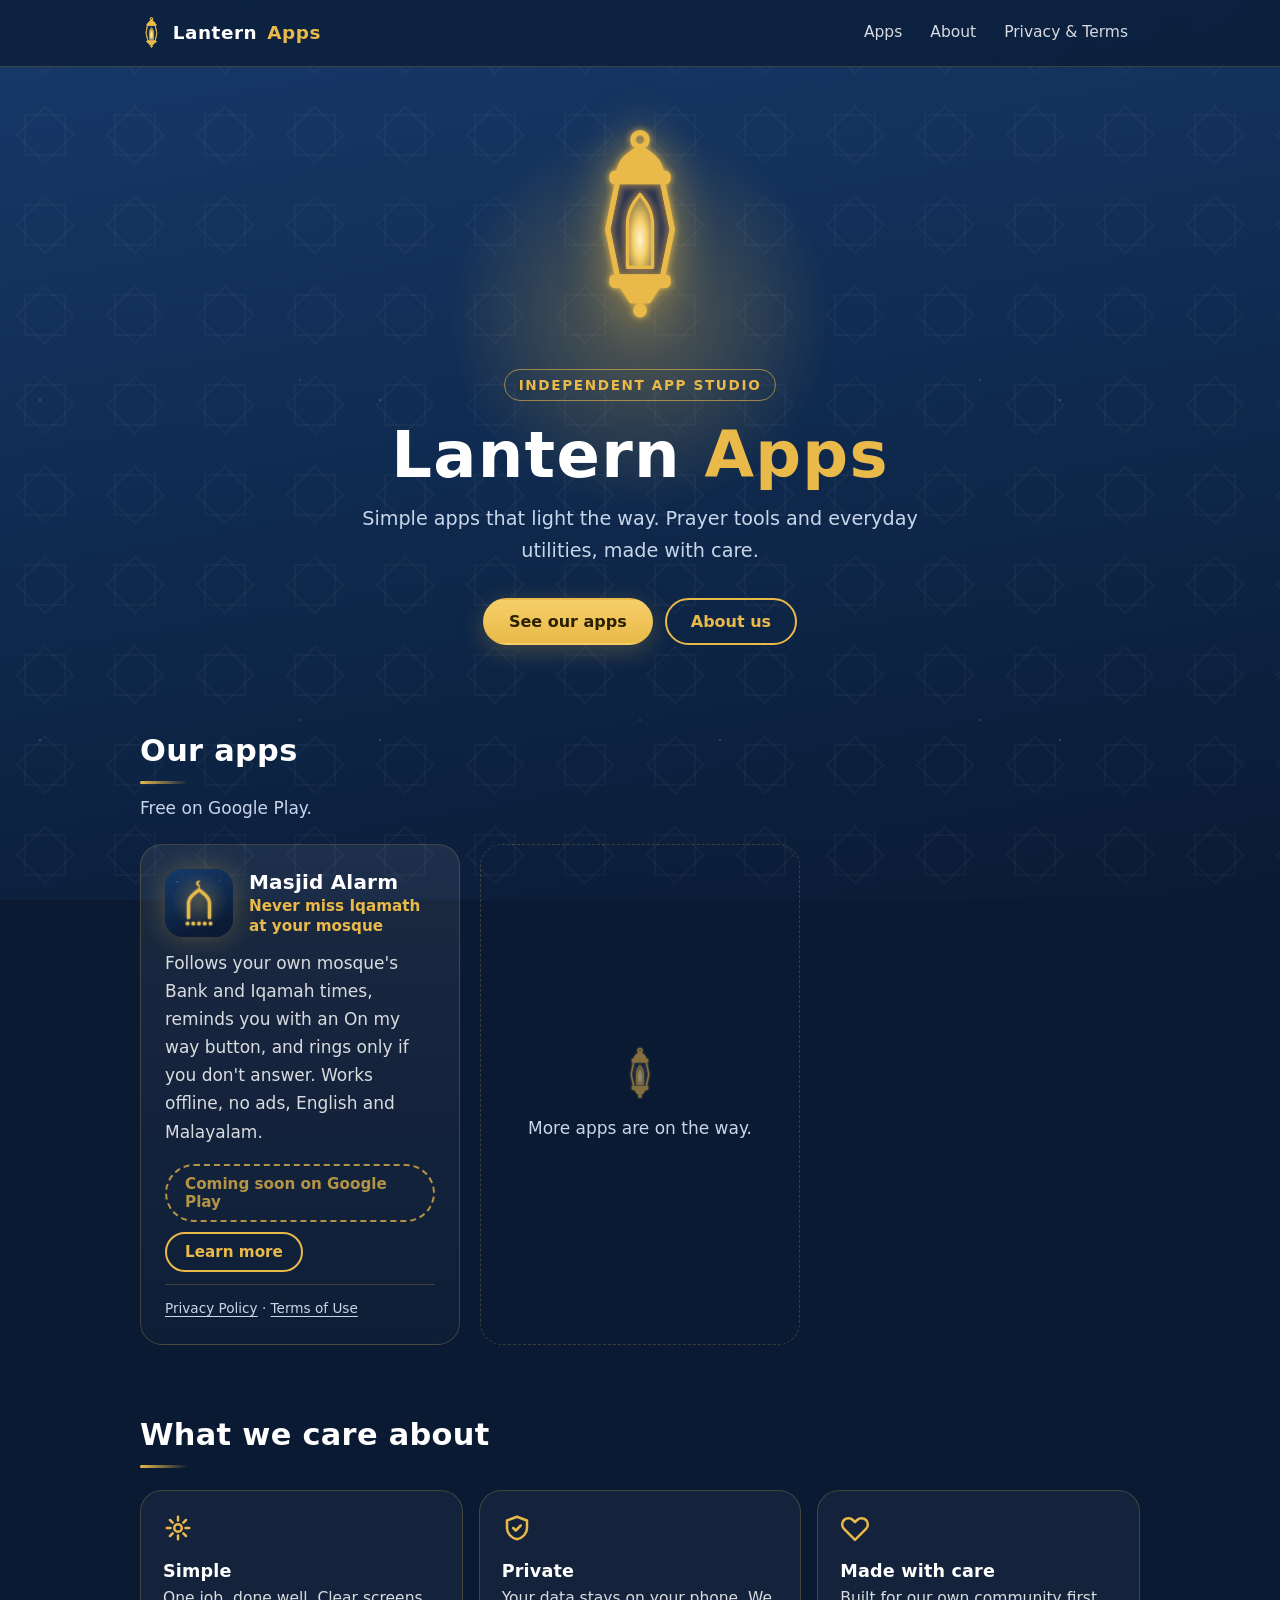
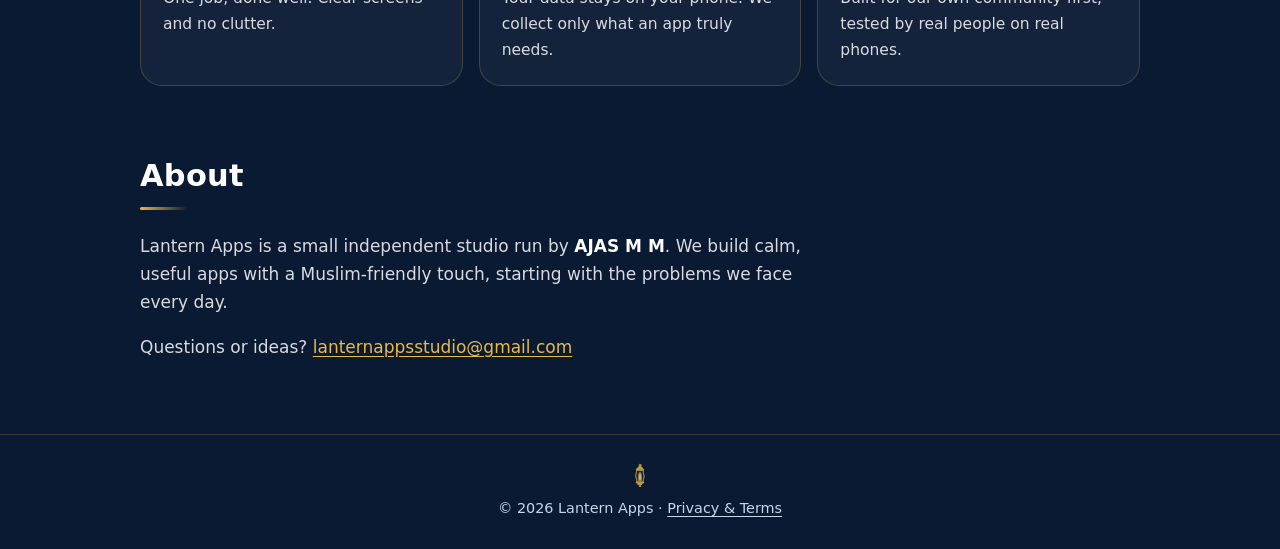
<file: index.html>
<!doctype html>
<html lang="en">
<head>
<meta charset="utf-8">
<meta name="viewport" content="width=device-width, initial-scale=1">
<title>Lantern Apps – simple apps that light the way</title>
<meta name="description" content="Lantern Apps makes simple, useful apps for everyday Muslim life: prayer tools and daily utilities, made with care.">
<meta name="theme-color" content="#0F2A4F">
<link rel="stylesheet" href="style.css">
<link rel="icon" href="assets/lantern.svg" type="image/svg+xml">
<link rel="apple-touch-icon" href="assets/apple-touch-icon.png">
</head>
<body>
<div class="bar">
  <a class="brand" href="./"><img src="assets/lantern.svg" alt="" width="23" height="34"> Lantern <b>Apps</b></a>
  <nav><a href="#apps">Apps</a><a href="#about">About</a><a href="legal.html">Privacy &amp; Terms</a></nav>
</div>

<div class="wrap">
  <section class="hero">
    <img class="lamp" src="assets/lantern.svg" alt="Lantern Apps logo: a glowing gold lantern" width="140" height="210" fetchpriority="high">
    <br><span class="eyebrow">Independent app studio</span>
    <h1>Lantern <b>Apps</b></h1>
    <p>Simple apps that light the way. Prayer tools and everyday utilities, made with care.</p>
    <div class="cta"><a class="btn solid" href="#apps">See our apps</a><a class="btn" href="#about">About us</a></div>
  </section>

  <section class="block" id="apps">
    <div class="head"><h2>Our apps</h2><p>Free on Google Play.</p></div>
    <div class="grid" id="grid">
      <noscript><p><a href="masjid-alarm/">Masjid Alarm</a>: never miss Iqamath at your mosque.</p></noscript>
    </div>
  </section>

  <section class="block">
    <div class="head"><h2>What we care about</h2></div>
    <div class="values">
      <div class="value">
        <svg viewBox="0 0 24 24" fill="none" stroke="currentColor" stroke-width="2" stroke-linecap="round" stroke-linejoin="round" aria-hidden="true"><path d="M12 3v3M12 18v3M3 12h3M18 12h3M5.6 5.6l2.1 2.1M16.3 16.3l2.1 2.1M5.6 18.4l2.1-2.1M16.3 7.7l2.1-2.1"/><circle cx="12" cy="12" r="3"/></svg>
        <h3>Simple</h3><p>One job, done well. Clear screens and no clutter.</p>
      </div>
      <div class="value">
        <svg viewBox="0 0 24 24" fill="none" stroke="currentColor" stroke-width="2" stroke-linecap="round" stroke-linejoin="round" aria-hidden="true"><path d="M12 3l8 3v6c0 4.5-3.4 8-8 9-4.6-1-8-4.5-8-9V6l8-3z"/><path d="M9 12l2 2 4-4"/></svg>
        <h3>Private</h3><p>Your data stays on your phone. We collect only what an app truly needs.</p>
      </div>
      <div class="value">
        <svg viewBox="0 0 24 24" fill="none" stroke="currentColor" stroke-width="2" stroke-linecap="round" stroke-linejoin="round" aria-hidden="true"><path d="M20.8 5.6a5 5 0 0 0-7.1 0L12 7.3l-1.7-1.7a5 5 0 0 0-7.1 7.1L12 21.5l8.8-8.8a5 5 0 0 0 0-7.1z"/></svg>
        <h3>Made with care</h3><p>Built for our own community first, tested by real people on real phones.</p>
      </div>
    </div>
  </section>

  <section class="block about" id="about">
    <div class="head"><h2>About</h2></div>
    <p>Lantern Apps is a small independent studio run by <b>AJAS M M</b>. We build calm, useful apps with a Muslim-friendly touch, starting with the problems we face every day.</p>
    <p>Questions or ideas? <a href="mailto:lanternappsstudio@gmail.com">lanternappsstudio@gmail.com</a></p>
  </section>
</div>

<footer><img src="assets/lantern.svg" alt="" width="17" height="26">© <span id="year">2026</span> Lantern Apps · <a href="legal.html">Privacy &amp; Terms</a></footer>

<script src="apps.js"></script>
<script>
  const card = a => `
    <article class="card app">
      <div class="top"><img src="${a.icon}" alt="" width="68" height="68" loading="lazy"><div><h3>${a.name}</h3><p>${a.tagline}</p></div></div>
      <p>${a.blurb}</p>
      <div class="row">
        ${a.play ? `<a class="btn solid" href="${a.play}">Get it on Google Play</a>` : `<span class="btn off">Coming soon on Google Play</span>`}
        <a class="btn" href="${a.slug}/">Learn more</a>
      </div>
      <div class="legal"><a href="${a.slug}/privacy.html">Privacy Policy</a> · <a href="${a.slug}/terms.html">Terms of Use</a></div>
    </article>`;
  document.getElementById('grid').innerHTML = APPS.map(card).join('') +
    '<div class="card more"><img src="assets/lantern.svg" alt="" width="37" height="56"><p>More apps are on the way.</p></div>';
  document.getElementById('year').textContent = new Date().getFullYear();
</script>
</body>
</html>
</file>
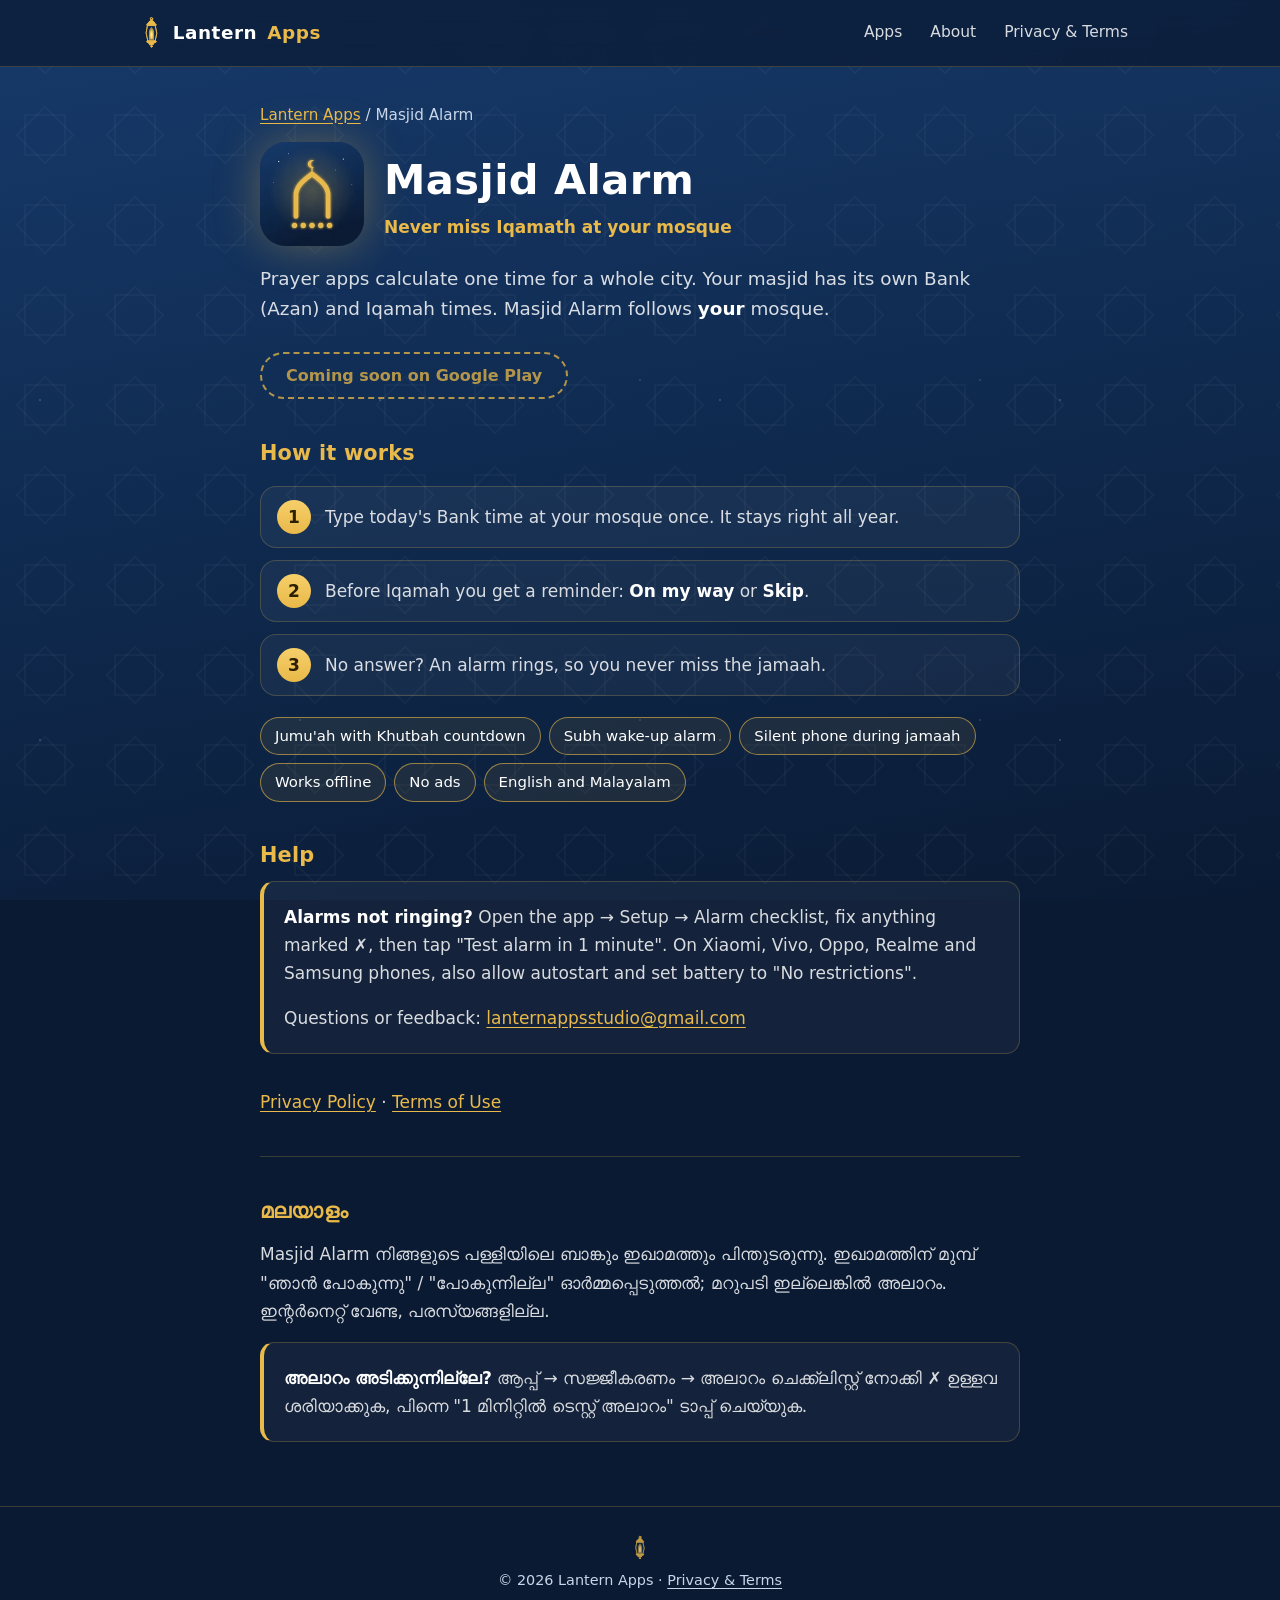
<file: masjid-alarm/index.html>
<!doctype html>
<html lang="en">
<head>
<meta charset="utf-8">
<meta name="viewport" content="width=device-width, initial-scale=1">
<title>Masjid Alarm – your mosque's Bank &amp; Iqamah alarm</title>
<meta name="description" content="Masjid Alarm follows your own mosque's Azan (Bank) and Iqamah times, reminds you before Iqamah with an On my way button, and rings only if you don't answer. Offline, no ads, English and Malayalam.">
<meta name="theme-color" content="#0F2A4F">
<link rel="stylesheet" href="../style.css">
<link rel="icon" href="icon-192.webp" type="image/webp">
<link rel="apple-touch-icon" href="../assets/apple-touch-icon.png">
</head>
<body>
<div class="bar">
  <a class="brand" href="../"><img src="../assets/lantern.svg" alt="" width="23" height="34"> Lantern <b>Apps</b></a>
  <nav><a href="../#apps">Apps</a><a href="../#about">About</a><a href="../legal.html">Privacy &amp; Terms</a></nav>
</div>
<main>
  <p class="back"><a href="../">Lantern Apps</a> / Masjid Alarm</p>
  <header>
    <img src="icon-192.webp" alt="" width="104" height="104" fetchpriority="high">
    <div>
      <h1>Masjid Alarm</h1>
      <p class="tag">Never miss Iqamath at your mosque</p>
    </div>
  </header>

  <p class="lead">Prayer apps calculate one time for a whole city. Your masjid has its own Bank (Azan) and Iqamah times. Masjid Alarm follows <b>your</b> mosque.</p>

  <p class="cta" id="cta"><a class="btn solid" href="https://play.google.com/store/apps/details?id=com.lanternapps.masjidalarm">Get it on Google Play</a></p>

  <h2>How it works</h2>
  <ol class="steps">
    <li>Type today's Bank time at your mosque once. It stays right all year.</li>
    <li>Before Iqamah you get a reminder: <b>On my way</b> or <b>Skip</b>.</li>
    <li>No answer? An alarm rings, so you never miss the jamaah.</li>
  </ol>

  <ul class="chips">
    <li>Jumu'ah with Khutbah countdown</li>
    <li>Subh wake-up alarm</li>
    <li>Silent phone during jamaah</li>
    <li>Works offline</li>
    <li>No ads</li>
    <li>English and Malayalam</li>
  </ul>

  <h2>Help</h2>
  <div class="note">
    <p><b>Alarms not ringing?</b> Open the app → Setup → Alarm checklist, fix anything marked ✗, then tap "Test alarm in 1 minute". On Xiaomi, Vivo, Oppo, Realme and Samsung phones, also allow autostart and set battery to "No restrictions".</p>
    <p>Questions or feedback: <a href="mailto:lanternappsstudio@gmail.com">lanternappsstudio@gmail.com</a></p>
  </div>

  <p class="links"><a href="privacy.html">Privacy Policy</a> · <a href="terms.html">Terms of Use</a></p>

  <hr>
  <section lang="ml">
    <h2>മലയാളം</h2>
    <p>Masjid Alarm നിങ്ങളുടെ പള്ളിയിലെ ബാങ്കും ഇഖാമത്തും പിന്തുടരുന്നു. ഇഖാമത്തിന് മുമ്പ് "ഞാൻ പോകുന്നു" / "പോകുന്നില്ല" ഓർമ്മപ്പെടുത്തൽ; മറുപടി ഇല്ലെങ്കിൽ അലാറം. ഇന്റർനെറ്റ് വേണ്ട, പരസ്യങ്ങളില്ല.</p>
    <div class="note"><p><b>അലാറം അടിക്കുന്നില്ലേ?</b> ആപ്പ് → സജ്ജീകരണം → അലാറം ചെക്ക്‌ലിസ്റ്റ് നോക്കി ✗ ഉള്ളവ ശരിയാക്കുക, പിന്നെ "1 മിനിറ്റിൽ ടെസ്റ്റ് അലാറം" ടാപ്പ് ചെയ്യുക.</p></div>
  </section>
</main>
<footer><img src="../assets/lantern.svg" alt="" width="17" height="26">© <span id="year">2026</span> Lantern Apps · <a href="../legal.html">Privacy &amp; Terms</a></footer>
<script src="../apps.js"></script>
<script>
  // The Play button follows apps.js: no link there yet means the app is not live.
  const app = APPS.find(a => a.slug === 'masjid-alarm');
  document.getElementById('cta').innerHTML = app.play
    ? `<a class="btn solid" href="${app.play}">Get it on Google Play</a>`
    : '<span class="btn off">Coming soon on Google Play</span>';
  document.getElementById('year').textContent = new Date().getFullYear();
</script>
</body>
</html>
</file>
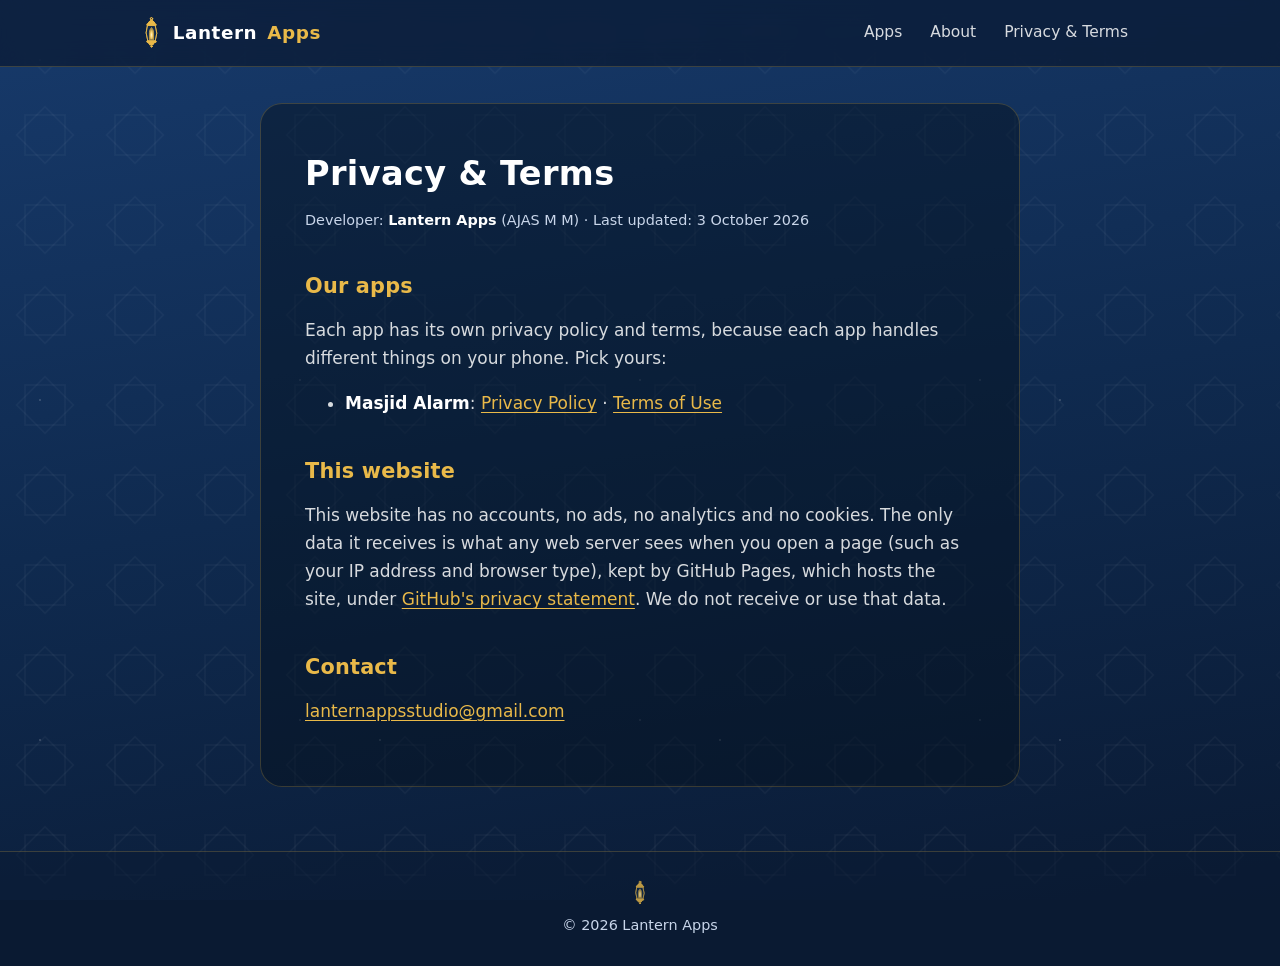
<file: legal.html>
<!doctype html>
<html lang="en">
<head>
<meta charset="utf-8">
<meta name="viewport" content="width=device-width, initial-scale=1">
<title>Privacy &amp; Terms – Lantern Apps</title>
<link rel="stylesheet" href="style.css">
<meta name="theme-color" content="#0F2A4F">
<link rel="icon" href="assets/lantern.svg" type="image/svg+xml">
<link rel="apple-touch-icon" href="assets/apple-touch-icon.png">
</head>
<body>
<div class="bar">
  <a class="brand" href="./"><img src="assets/lantern.svg" alt="" width="23" height="34"> Lantern <b>Apps</b></a>
  <nav><a href="./#apps">Apps</a><a href="./#about">About</a><a href="legal.html">Privacy &amp; Terms</a></nav>
</div>
<main class="doc"><article>
  <h1>Privacy &amp; Terms</h1>
  <p class="meta">Developer: <b>Lantern Apps</b> (AJAS M M) · Last updated: 3 October 2026</p>

  <h2>Our apps</h2>
  <p>Each app has its own privacy policy and terms, because each app handles different things on your phone. Pick yours:</p>
  <ul id="list"><li><a href="masjid-alarm/privacy.html">Masjid Alarm</a>: <a href="masjid-alarm/privacy.html">Privacy Policy</a> · <a href="masjid-alarm/terms.html">Terms of Use</a></li></ul>

  <h2>This website</h2>
  <p>This website has no accounts, no ads, no analytics and no cookies. The only data it receives is what any web server sees when you open a page (such as your IP address and browser type), kept by GitHub Pages, which hosts the site, under <a href="https://docs.github.com/en/site-policy/privacy-policies/github-general-privacy-statement">GitHub's privacy statement</a>. We do not receive or use that data.</p>

  <h2>Contact</h2>
  <p><a href="mailto:lanternappsstudio@gmail.com">lanternappsstudio@gmail.com</a></p>
</article></main>
<footer><img src="assets/lantern.svg" alt="" width="17" height="26">© <span id="year">2026</span> Lantern Apps</footer>
<script src="apps.js"></script>
<script>
  document.getElementById('list').innerHTML = APPS.map(a =>
    `<li><b>${a.name}</b>: <a href="${a.slug}/privacy.html">Privacy Policy</a> · <a href="${a.slug}/terms.html">Terms of Use</a></li>`).join('');
  document.getElementById('year').textContent = new Date().getFullYear();
</script>
</body>
</html>
</file>
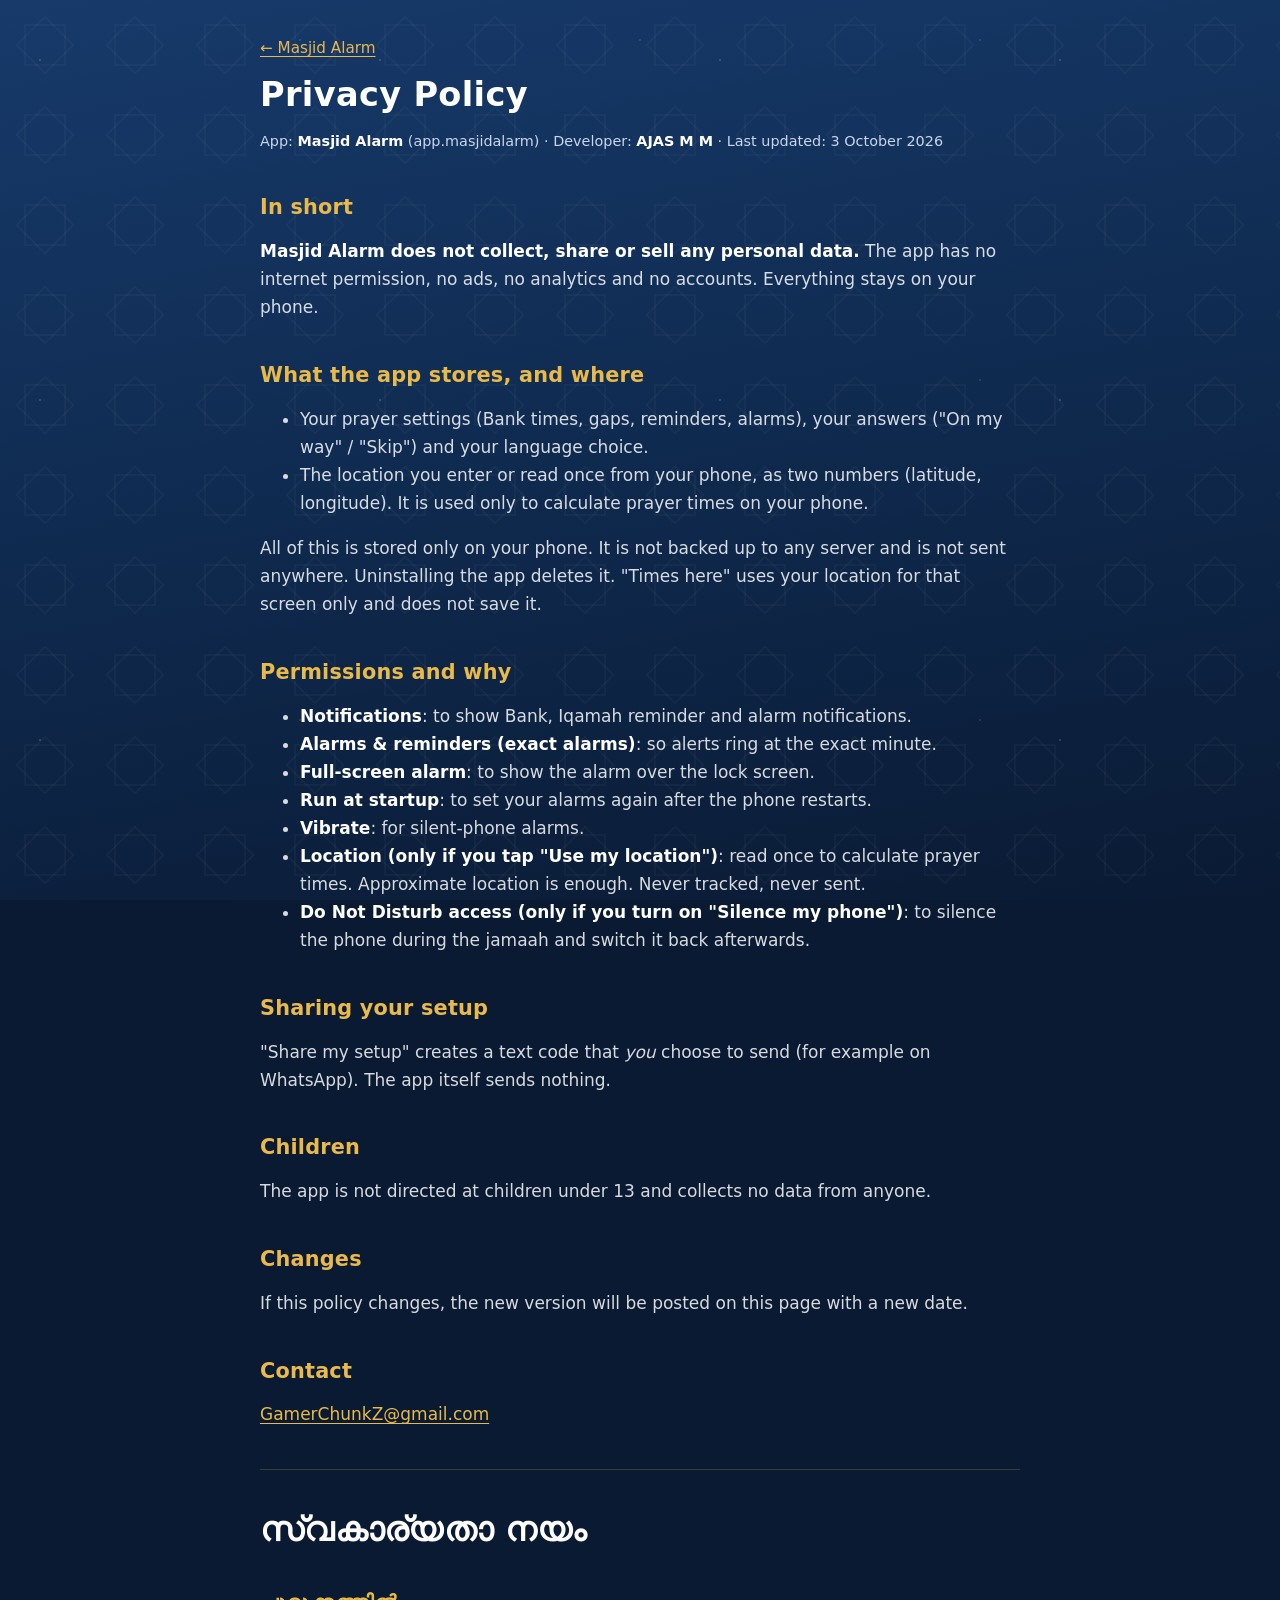
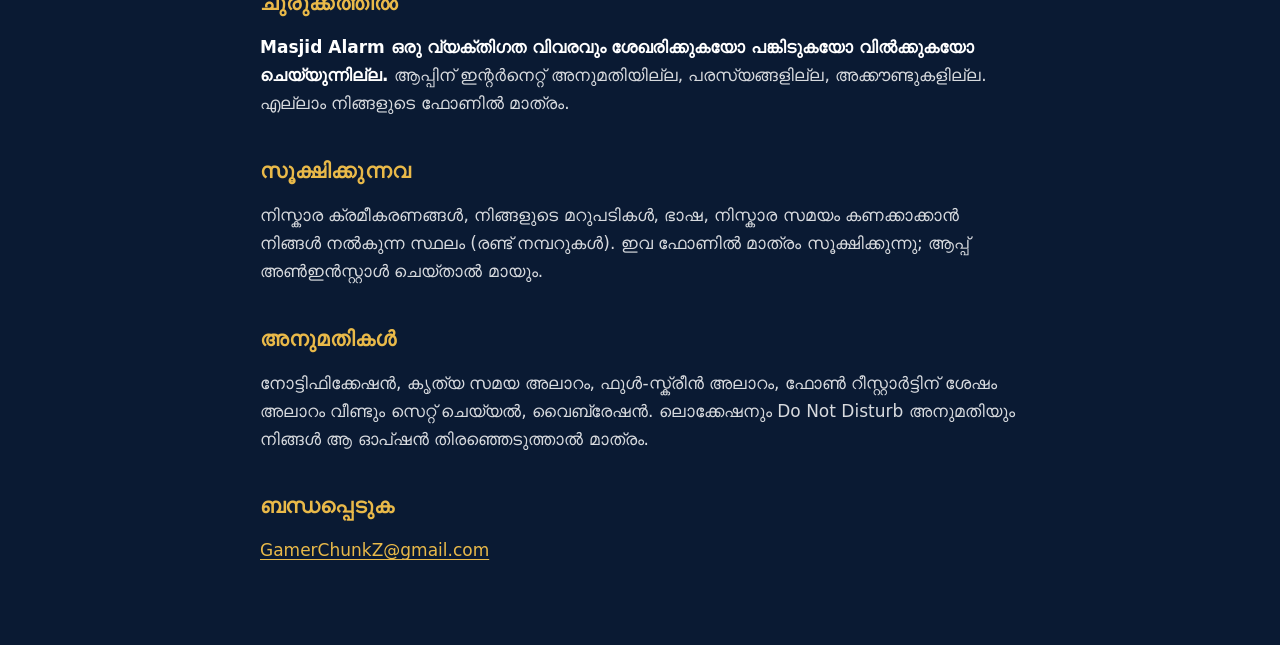
<file: privacy.html>
<!doctype html>
<html lang="en">
<head>
<meta charset="utf-8">
<meta name="viewport" content="width=device-width, initial-scale=1">
<title>Privacy Policy – Masjid Alarm</title>
<link rel="stylesheet" href="style.css">
</head>
<body>
<main>
  <p class="back"><a href="index.html">← Masjid Alarm</a></p>
  <h1>Privacy Policy</h1>
  <p class="meta">App: <b>Masjid Alarm</b> (app.masjidalarm) · Developer: <b>AJAS M M</b> · Last updated: 3 October 2026</p>

  <h2>In short</h2>
  <p><b>Masjid Alarm does not collect, share or sell any personal data.</b> The app has no internet permission, no ads, no analytics and no accounts. Everything stays on your phone.</p>

  <h2>What the app stores, and where</h2>
  <ul>
    <li>Your prayer settings (Bank times, gaps, reminders, alarms), your answers ("On my way" / "Skip") and your language choice.</li>
    <li>The location you enter or read once from your phone, as two numbers (latitude, longitude). It is used only to calculate prayer times on your phone.</li>
  </ul>
  <p>All of this is stored only on your phone. It is not backed up to any server and is not sent anywhere. Uninstalling the app deletes it. "Times here" uses your location for that screen only and does not save it.</p>

  <h2>Permissions and why</h2>
  <ul>
    <li><b>Notifications</b>: to show Bank, Iqamah reminder and alarm notifications.</li>
    <li><b>Alarms &amp; reminders (exact alarms)</b>: so alerts ring at the exact minute.</li>
    <li><b>Full-screen alarm</b>: to show the alarm over the lock screen.</li>
    <li><b>Run at startup</b>: to set your alarms again after the phone restarts.</li>
    <li><b>Vibrate</b>: for silent-phone alarms.</li>
    <li><b>Location (only if you tap "Use my location")</b>: read once to calculate prayer times. Approximate location is enough. Never tracked, never sent.</li>
    <li><b>Do Not Disturb access (only if you turn on "Silence my phone")</b>: to silence the phone during the jamaah and switch it back afterwards.</li>
  </ul>

  <h2>Sharing your setup</h2>
  <p>"Share my setup" creates a text code that <i>you</i> choose to send (for example on WhatsApp). The app itself sends nothing.</p>

  <h2>Children</h2>
  <p>The app is not directed at children under 13 and collects no data from anyone.</p>

  <h2>Changes</h2>
  <p>If this policy changes, the new version will be posted on this page with a new date.</p>

  <h2>Contact</h2>
  <p><a href="mailto:GamerChunkZ@gmail.com">GamerChunkZ@gmail.com</a></p>

  <hr>
  <section lang="ml">
  <h1>സ്വകാര്യതാ നയം</h1>
  <h2>ചുരുക്കത്തിൽ</h2>
  <p><b>Masjid Alarm ഒരു വ്യക്തിഗത വിവരവും ശേഖരിക്കുകയോ പങ്കിടുകയോ വിൽക്കുകയോ ചെയ്യുന്നില്ല.</b> ആപ്പിന് ഇന്റർനെറ്റ് അനുമതിയില്ല, പരസ്യങ്ങളില്ല, അക്കൗണ്ടുകളില്ല. എല്ലാം നിങ്ങളുടെ ഫോണിൽ മാത്രം.</p>
  <h2>സൂക്ഷിക്കുന്നവ</h2>
  <p>നിസ്കാര ക്രമീകരണങ്ങൾ, നിങ്ങളുടെ മറുപടികൾ, ഭാഷ, നിസ്കാര സമയം കണക്കാക്കാൻ നിങ്ങൾ നൽകുന്ന സ്ഥലം (രണ്ട് നമ്പറുകൾ). ഇവ ഫോണിൽ മാത്രം സൂക്ഷിക്കുന്നു; ആപ്പ് അൺഇൻസ്റ്റാൾ ചെയ്താൽ മായും.</p>
  <h2>അനുമതികൾ</h2>
  <p>നോട്ടിഫിക്കേഷൻ, കൃത്യ സമയ അലാറം, ഫുൾ-സ്ക്രീൻ അലാറം, ഫോൺ റീസ്റ്റാർട്ടിന് ശേഷം അലാറം വീണ്ടും സെറ്റ് ചെയ്യൽ, വൈബ്രേഷൻ. ലൊക്കേഷനും Do Not Disturb അനുമതിയും നിങ്ങൾ ആ ഓപ്ഷൻ തിരഞ്ഞെടുത്താൽ മാത്രം.</p>
  <h2>ബന്ധപ്പെടുക</h2>
  <p><a href="mailto:GamerChunkZ@gmail.com">GamerChunkZ@gmail.com</a></p>
  </section>
</main>
</body>
</html>
</file>
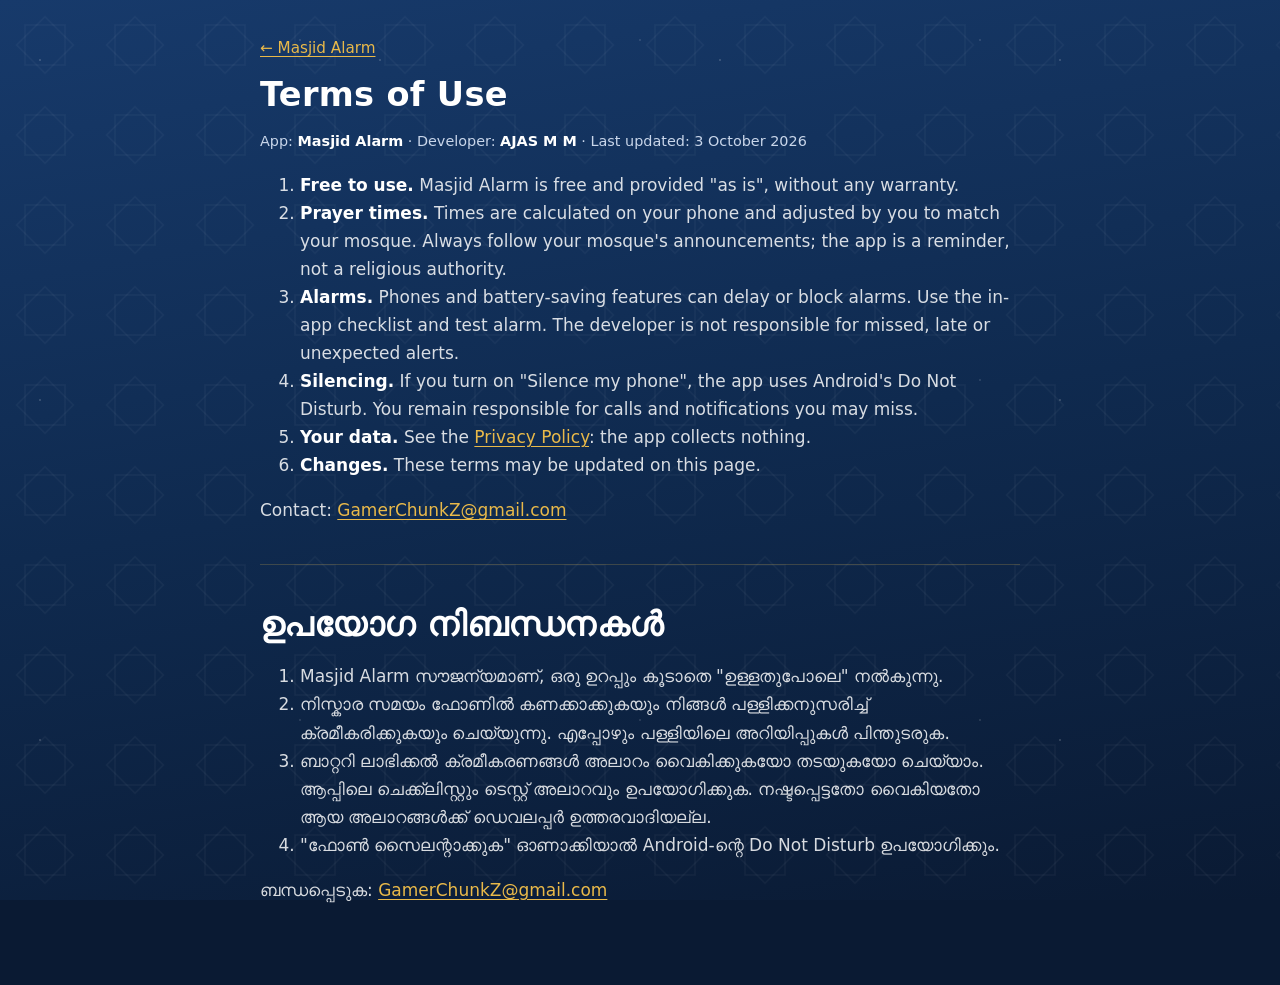
<file: terms.html>
<!doctype html>
<html lang="en">
<head>
<meta charset="utf-8">
<meta name="viewport" content="width=device-width, initial-scale=1">
<title>Terms of Use – Masjid Alarm</title>
<link rel="stylesheet" href="style.css">
</head>
<body>
<main>
  <p class="back"><a href="index.html">← Masjid Alarm</a></p>
  <h1>Terms of Use</h1>
  <p class="meta">App: <b>Masjid Alarm</b> · Developer: <b>AJAS M M</b> · Last updated: 3 October 2026</p>

  <ol>
    <li><b>Free to use.</b> Masjid Alarm is free and provided "as is", without any warranty.</li>
    <li><b>Prayer times.</b> Times are calculated on your phone and adjusted by you to match your mosque. Always follow your mosque's announcements; the app is a reminder, not a religious authority.</li>
    <li><b>Alarms.</b> Phones and battery-saving features can delay or block alarms. Use the in-app checklist and test alarm. The developer is not responsible for missed, late or unexpected alerts.</li>
    <li><b>Silencing.</b> If you turn on "Silence my phone", the app uses Android's Do Not Disturb. You remain responsible for calls and notifications you may miss.</li>
    <li><b>Your data.</b> See the <a href="privacy.html">Privacy Policy</a>: the app collects nothing.</li>
    <li><b>Changes.</b> These terms may be updated on this page.</li>
  </ol>
  <p>Contact: <a href="mailto:GamerChunkZ@gmail.com">GamerChunkZ@gmail.com</a></p>

  <hr>
  <section lang="ml">
  <h1>ഉപയോഗ നിബന്ധനകൾ</h1>
  <ol>
    <li>Masjid Alarm സൗജന്യമാണ്, ഒരു ഉറപ്പും കൂടാതെ "ഉള്ളതുപോലെ" നൽകുന്നു.</li>
    <li>നിസ്കാര സമയം ഫോണിൽ കണക്കാക്കുകയും നിങ്ങൾ പള്ളിക്കനുസരിച്ച് ക്രമീകരിക്കുകയും ചെയ്യുന്നു. എപ്പോഴും പള്ളിയിലെ അറിയിപ്പുകൾ പിന്തുടരുക.</li>
    <li>ബാറ്ററി ലാഭിക്കൽ ക്രമീകരണങ്ങൾ അലാറം വൈകിക്കുകയോ തടയുകയോ ചെയ്യാം. ആപ്പിലെ ചെക്ക്‌ലിസ്റ്റും ടെസ്റ്റ് അലാറവും ഉപയോഗിക്കുക. നഷ്ടപ്പെട്ടതോ വൈകിയതോ ആയ അലാറങ്ങൾക്ക് ഡെവലപ്പർ ഉത്തരവാദിയല്ല.</li>
    <li>"ഫോൺ സൈലന്റാക്കുക" ഓണാക്കിയാൽ Android-ന്റെ Do Not Disturb ഉപയോഗിക്കും.</li>
  </ol>
  <p>ബന്ധപ്പെടുക: <a href="mailto:GamerChunkZ@gmail.com">GamerChunkZ@gmail.com</a></p>
  </section>
</main>
</body>
</html>
</file>
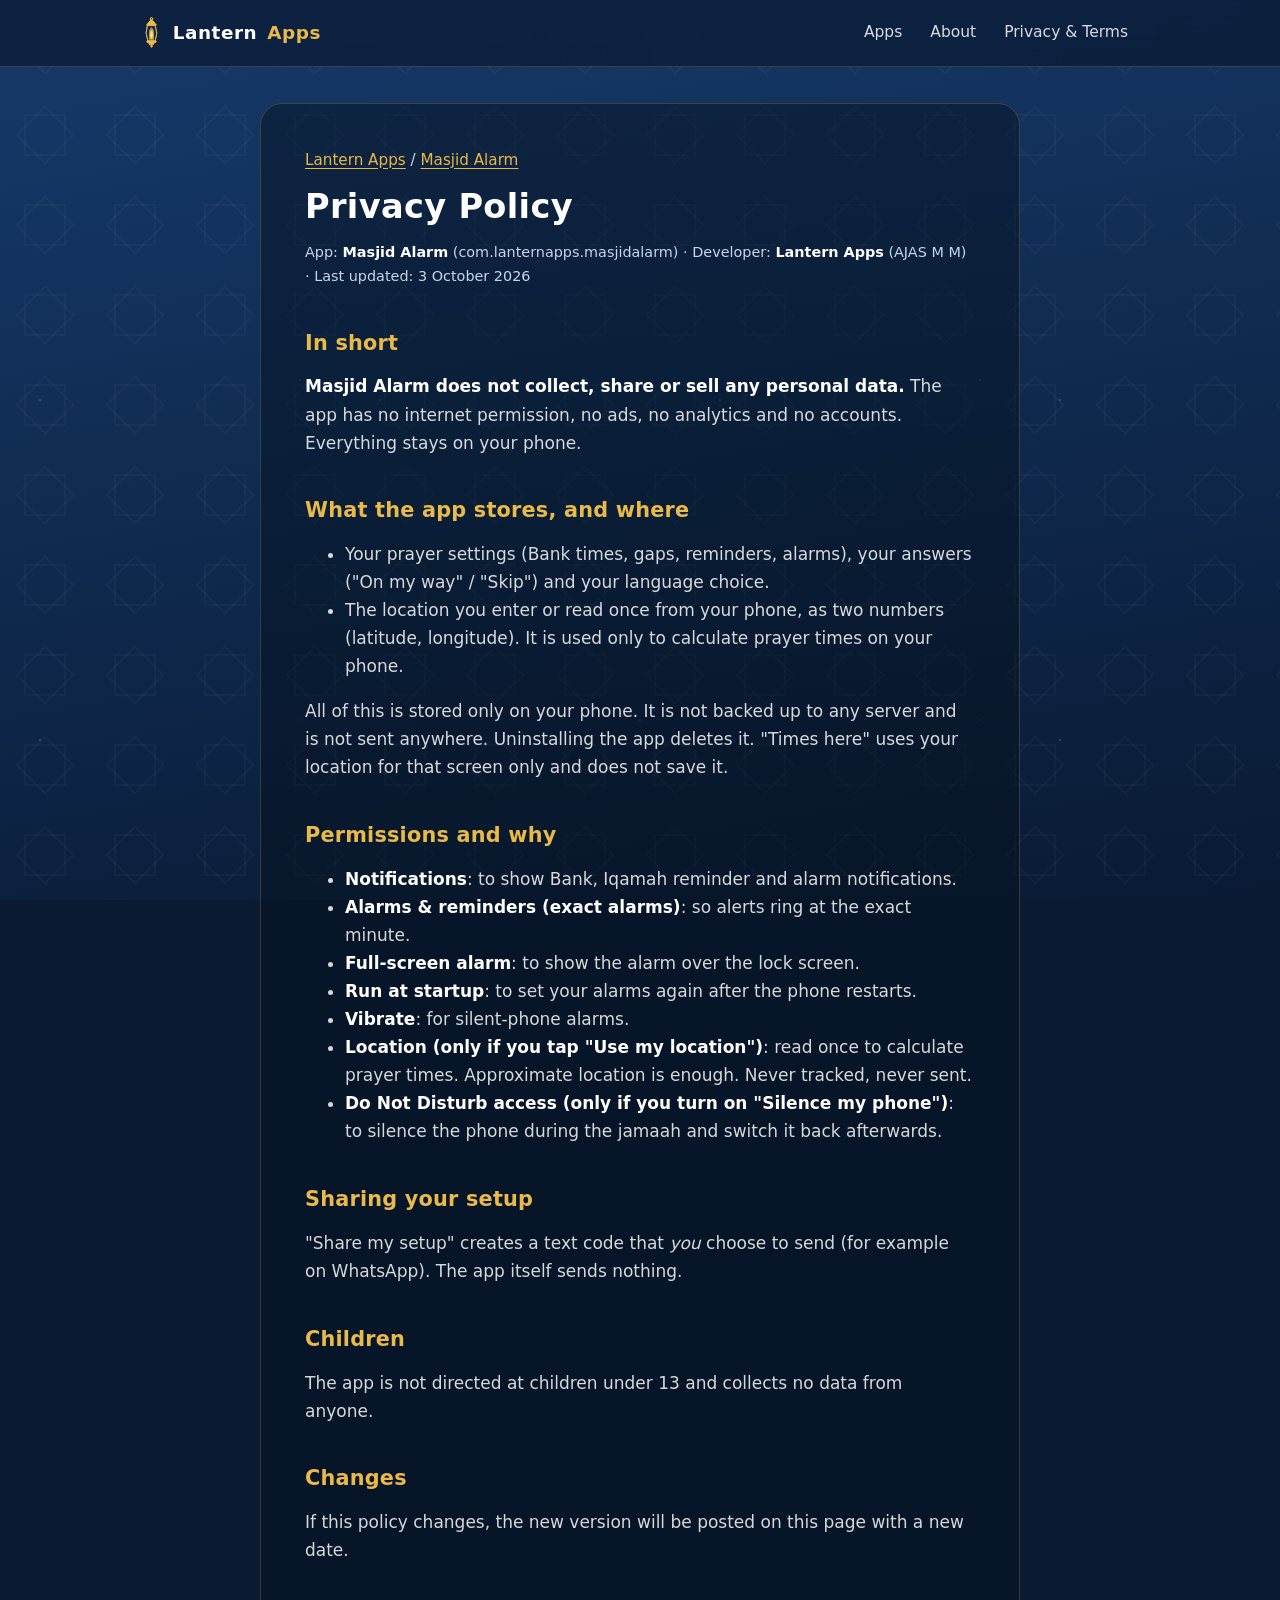
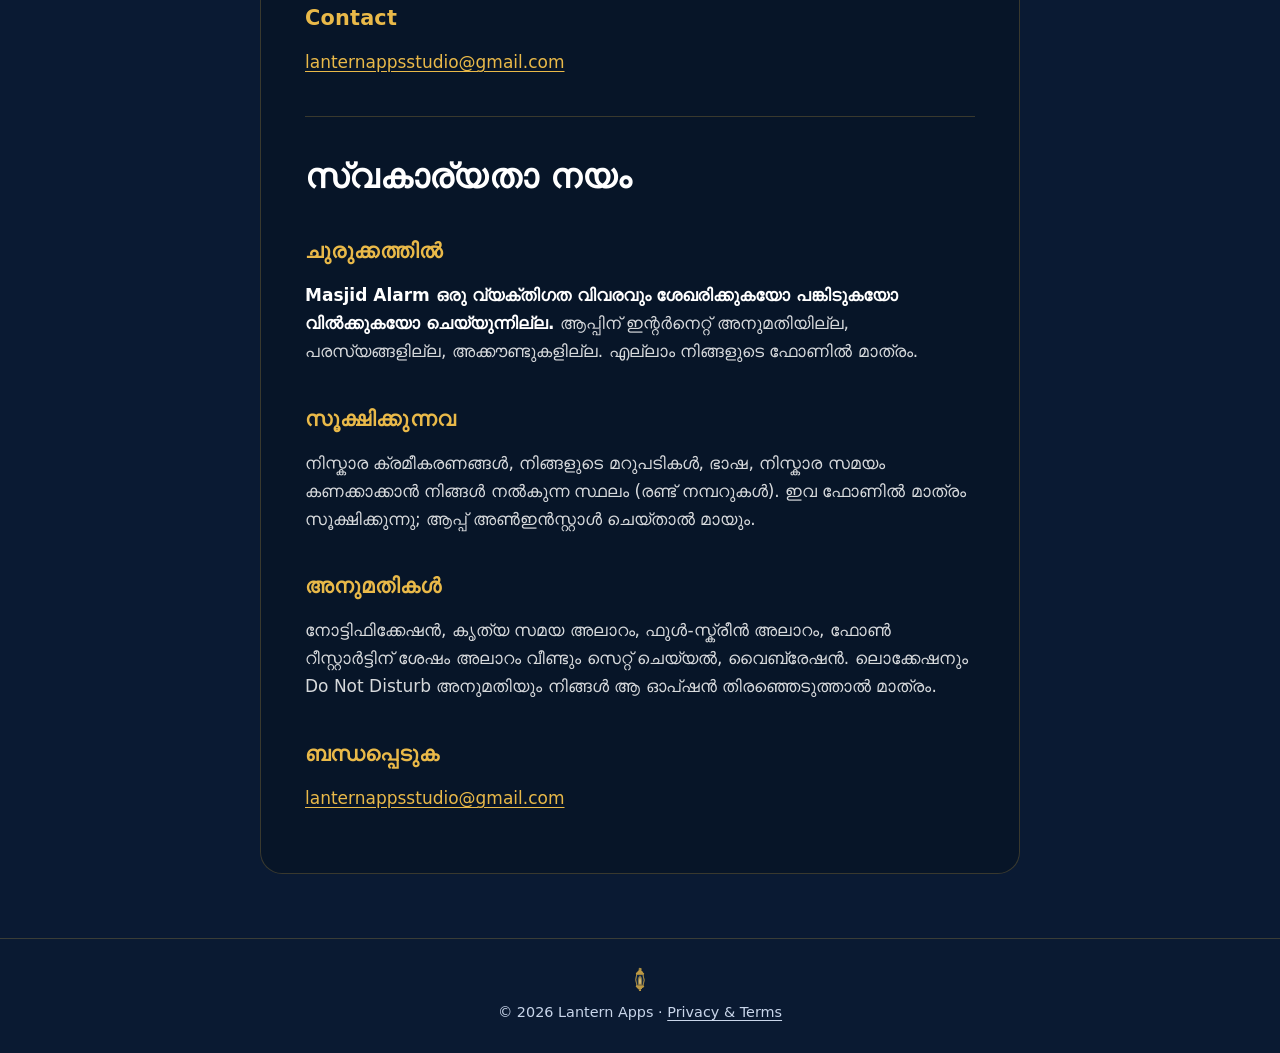
<file: masjid-alarm/privacy.html>
<!doctype html>
<html lang="en">
<head>
<meta charset="utf-8">
<meta name="viewport" content="width=device-width, initial-scale=1">
<title>Privacy Policy – Masjid Alarm</title>
<link rel="stylesheet" href="../style.css">
<meta name="theme-color" content="#0F2A4F">
<link rel="icon" href="../assets/lantern.svg" type="image/svg+xml">
<link rel="apple-touch-icon" href="../assets/apple-touch-icon.png">
</head>
<body>
<div class="bar">
  <a class="brand" href="../"><img src="../assets/lantern.svg" alt="" width="23" height="34"> Lantern <b>Apps</b></a>
  <nav><a href="../#apps">Apps</a><a href="../#about">About</a><a href="../legal.html">Privacy &amp; Terms</a></nav>
</div>
<main class="doc"><article>
  <p class="back"><a href="../">Lantern Apps</a> / <a href="./">Masjid Alarm</a></p>
  <h1>Privacy Policy</h1>
  <p class="meta">App: <b>Masjid Alarm</b> (com.lanternapps.masjidalarm) · Developer: <b>Lantern Apps</b> (AJAS M M) · Last updated: 3 October 2026</p>

  <h2>In short</h2>
  <p><b>Masjid Alarm does not collect, share or sell any personal data.</b> The app has no internet permission, no ads, no analytics and no accounts. Everything stays on your phone.</p>

  <h2>What the app stores, and where</h2>
  <ul>
    <li>Your prayer settings (Bank times, gaps, reminders, alarms), your answers ("On my way" / "Skip") and your language choice.</li>
    <li>The location you enter or read once from your phone, as two numbers (latitude, longitude). It is used only to calculate prayer times on your phone.</li>
  </ul>
  <p>All of this is stored only on your phone. It is not backed up to any server and is not sent anywhere. Uninstalling the app deletes it. "Times here" uses your location for that screen only and does not save it.</p>

  <h2>Permissions and why</h2>
  <ul>
    <li><b>Notifications</b>: to show Bank, Iqamah reminder and alarm notifications.</li>
    <li><b>Alarms &amp; reminders (exact alarms)</b>: so alerts ring at the exact minute.</li>
    <li><b>Full-screen alarm</b>: to show the alarm over the lock screen.</li>
    <li><b>Run at startup</b>: to set your alarms again after the phone restarts.</li>
    <li><b>Vibrate</b>: for silent-phone alarms.</li>
    <li><b>Location (only if you tap "Use my location")</b>: read once to calculate prayer times. Approximate location is enough. Never tracked, never sent.</li>
    <li><b>Do Not Disturb access (only if you turn on "Silence my phone")</b>: to silence the phone during the jamaah and switch it back afterwards.</li>
  </ul>

  <h2>Sharing your setup</h2>
  <p>"Share my setup" creates a text code that <i>you</i> choose to send (for example on WhatsApp). The app itself sends nothing.</p>

  <h2>Children</h2>
  <p>The app is not directed at children under 13 and collects no data from anyone.</p>

  <h2>Changes</h2>
  <p>If this policy changes, the new version will be posted on this page with a new date.</p>

  <h2>Contact</h2>
  <p><a href="mailto:lanternappsstudio@gmail.com">lanternappsstudio@gmail.com</a></p>

  <hr>
  <section lang="ml">
  <h1>സ്വകാര്യതാ നയം</h1>
  <h2>ചുരുക്കത്തിൽ</h2>
  <p><b>Masjid Alarm ഒരു വ്യക്തിഗത വിവരവും ശേഖരിക്കുകയോ പങ്കിടുകയോ വിൽക്കുകയോ ചെയ്യുന്നില്ല.</b> ആപ്പിന് ഇന്റർനെറ്റ് അനുമതിയില്ല, പരസ്യങ്ങളില്ല, അക്കൗണ്ടുകളില്ല. എല്ലാം നിങ്ങളുടെ ഫോണിൽ മാത്രം.</p>
  <h2>സൂക്ഷിക്കുന്നവ</h2>
  <p>നിസ്കാര ക്രമീകരണങ്ങൾ, നിങ്ങളുടെ മറുപടികൾ, ഭാഷ, നിസ്കാര സമയം കണക്കാക്കാൻ നിങ്ങൾ നൽകുന്ന സ്ഥലം (രണ്ട് നമ്പറുകൾ). ഇവ ഫോണിൽ മാത്രം സൂക്ഷിക്കുന്നു; ആപ്പ് അൺഇൻസ്റ്റാൾ ചെയ്താൽ മായും.</p>
  <h2>അനുമതികൾ</h2>
  <p>നോട്ടിഫിക്കേഷൻ, കൃത്യ സമയ അലാറം, ഫുൾ-സ്ക്രീൻ അലാറം, ഫോൺ റീസ്റ്റാർട്ടിന് ശേഷം അലാറം വീണ്ടും സെറ്റ് ചെയ്യൽ, വൈബ്രേഷൻ. ലൊക്കേഷനും Do Not Disturb അനുമതിയും നിങ്ങൾ ആ ഓപ്ഷൻ തിരഞ്ഞെടുത്താൽ മാത്രം.</p>
  <h2>ബന്ധപ്പെടുക</h2>
  <p><a href="mailto:lanternappsstudio@gmail.com">lanternappsstudio@gmail.com</a></p>
  </section>
</article></main>
<footer><img src="../assets/lantern.svg" alt="" width="17" height="26">© 2026 Lantern Apps · <a href="../legal.html">Privacy &amp; Terms</a></footer>
</body>
</html>
</file>
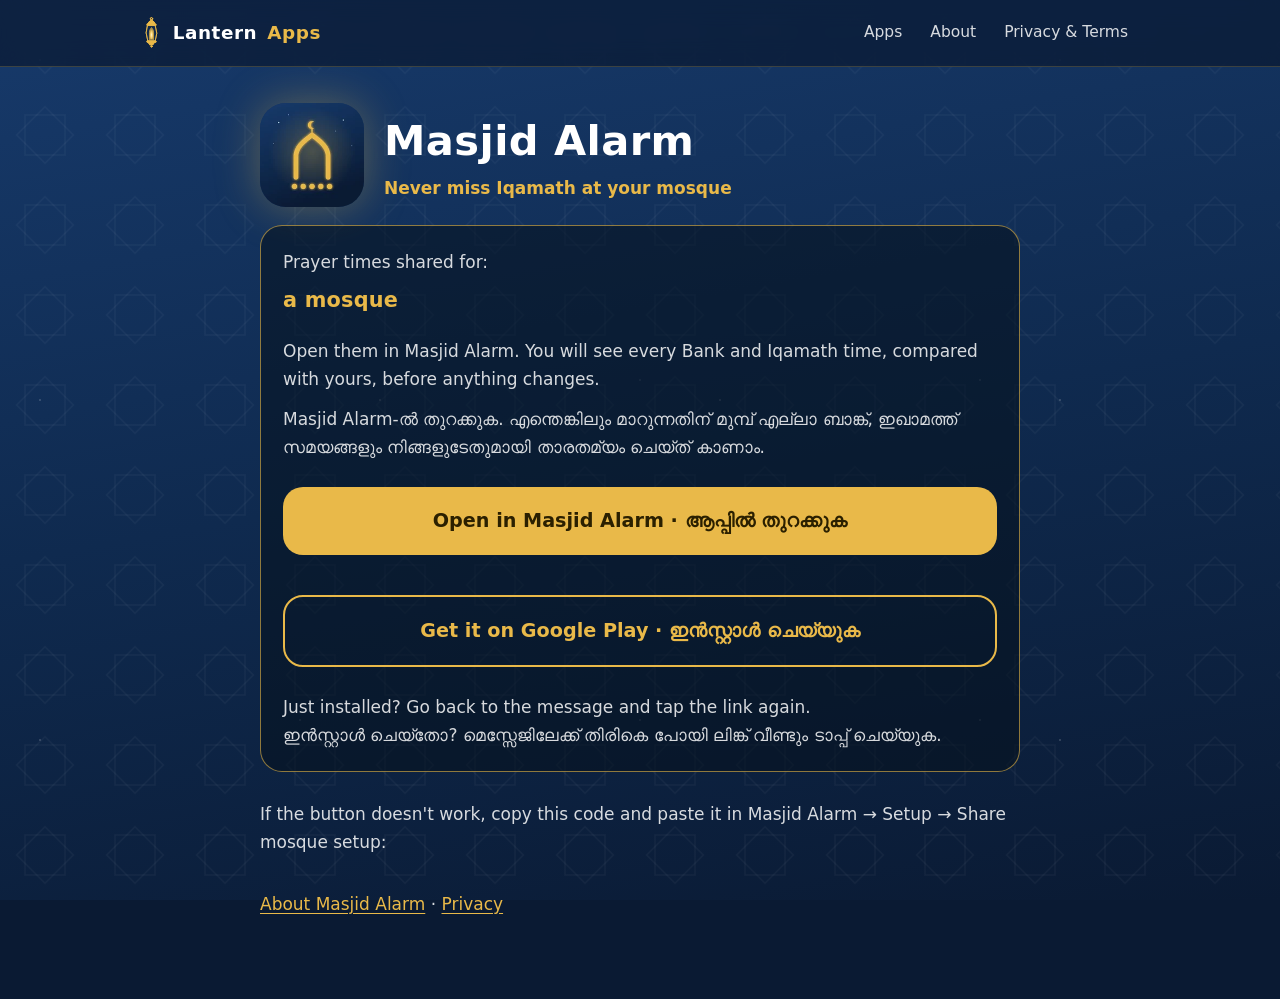
<file: masjid-alarm/s.html>
<!doctype html>
<!-- Landing page for shared mosque setups: https://ajasmm.github.io/LanternApps/masjid-alarm/s#MASJID1.<code>&n=<name>
     The setup is after '#', so it never reaches this server. With App Links verified, Android opens the app
     directly and this page is never shown. -->
<html lang="en">
<head>
<meta charset="utf-8">
<meta name="viewport" content="width=device-width, initial-scale=1">
<title>Mosque prayer times – Masjid Alarm</title>
<meta name="robots" content="noindex">
<link rel="stylesheet" href="../style.css">
<style>
  .big { display: block; text-align: center; margin: 14px 0; padding: 18px; border-radius: 20px; font-size: 1.2rem; font-weight: 700; text-decoration: none; }
  .open { background: var(--gold); color: #2B2000; }
  .play { border: 2px solid var(--gold); color: var(--gold); }
  .card { background: rgba(6,17,28,.55); border: 1px solid rgba(233,185,73,.6); border-radius: 22px; padding: 22px; }
  code { word-break: break-all; font-size: .8rem; color: var(--soft); }
</style>
<meta name="theme-color" content="#0F2A4F">
<link rel="icon" href="../assets/lantern.svg" type="image/svg+xml">
<link rel="apple-touch-icon" href="../assets/apple-touch-icon.png">
</head>
<body>
<div class="bar">
  <a class="brand" href="../"><img src="../assets/lantern.svg" alt="" width="23" height="34"> Lantern <b>Apps</b></a>
  <nav><a href="../#apps">Apps</a><a href="../#about">About</a><a href="../legal.html">Privacy &amp; Terms</a></nav>
</div>
<main>
  <header>
    <img src="icon-192.webp" alt="" width="80" height="80">
    <div><h1>Masjid Alarm</h1><p class="tag">Never miss Iqamath at your mosque</p></div>
  </header>

  <div class="card">
    <p>Prayer times shared for:</p>
    <h2 id="name" style="margin-top:0">a mosque</h2>
    <p>Open them in Masjid Alarm. You will see every Bank and Iqamath time, compared with yours, before anything changes.</p>
    <p lang="ml">Masjid Alarm-ൽ തുറക്കുക. എന്തെങ്കിലും മാറുന്നതിന് മുമ്പ് എല്ലാ ബാങ്ക്, ഇഖാമത്ത് സമയങ്ങളും നിങ്ങളുടേതുമായി താരതമ്യം ചെയ്ത് കാണാം.</p>
    <a class="big open" id="open" href="#">Open in Masjid Alarm · ആപ്പിൽ തുറക്കുക</a>
    <a class="big play" href="https://play.google.com/store/apps/details?id=com.lanternapps.masjidalarm">Get it on Google Play · ഇൻസ്റ്റാൾ ചെയ്യുക</a>
    <p>Just installed? Go back to the message and tap the link again.<br><span lang="ml">ഇൻസ്റ്റാൾ ചെയ്തോ? മെസ്സേജിലേക്ക് തിരികെ പോയി ലിങ്ക് വീണ്ടും ടാപ്പ് ചെയ്യുക.</span></p>
  </div>

  <p style="margin-top:28px">If the button doesn't work, copy this code and paste it in Masjid Alarm → Setup → Share mosque setup:</p>
  <code id="code"></code>
  <p class="links"><a href="./">About Masjid Alarm</a> · <a href="privacy.html">Privacy</a></p>
</main>
<script>
  const frag = location.hash.slice(1);
  const code = (frag.match(/MASJID1\.[A-Za-z0-9_-]+/) || [''])[0];
  const name = (frag.match(/(?:^|&)n=([^&]+)/) || [])[1];
  if (name) document.getElementById('name').textContent = decodeURIComponent(name.replace(/\+/g, ' '));
  document.getElementById('code').textContent = code;
  // Opens the app if installed; otherwise Chrome goes to the Play Store listing.
  document.getElementById('open').href =
    'intent://import?c=' + code + (name ? '&n=' + name : '') + '#Intent;scheme=masjidalarm;package=com.lanternapps.masjidalarm;' +
    'S.browser_fallback_url=' + encodeURIComponent('https://play.google.com/store/apps/details?id=com.lanternapps.masjidalarm') + ';end';
</script>
</body>
</html>
</file>
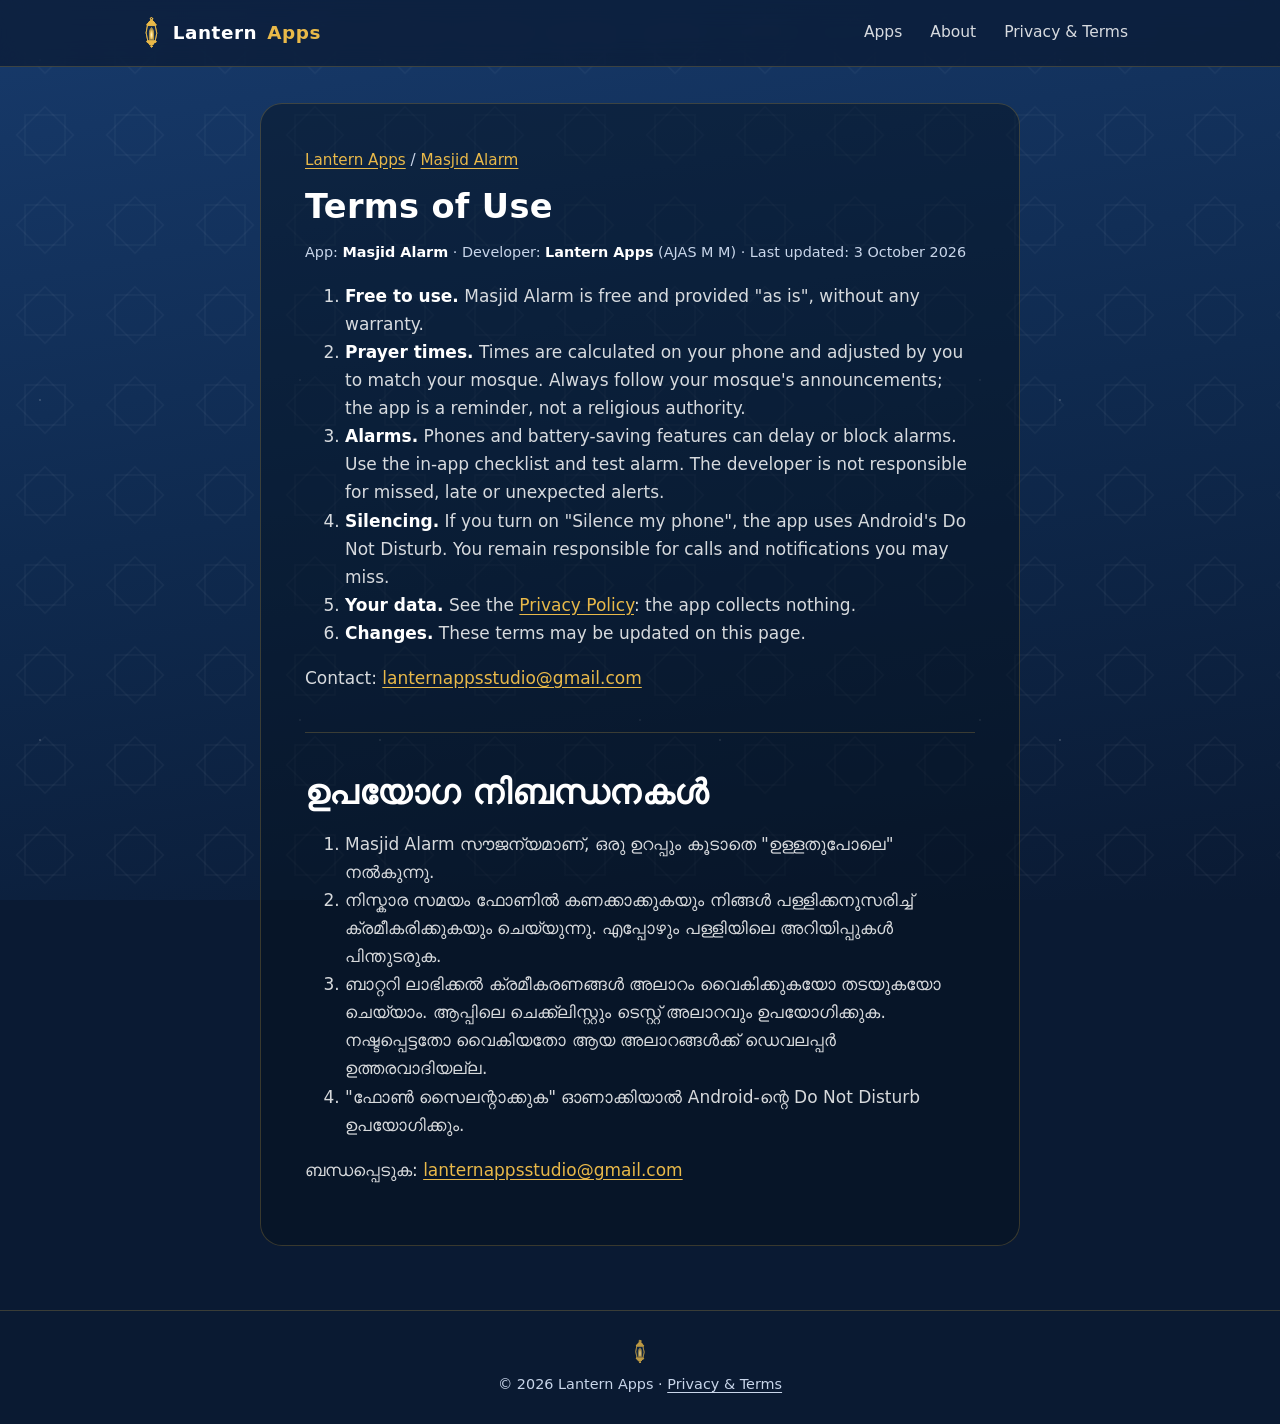
<file: masjid-alarm/terms.html>
<!doctype html>
<html lang="en">
<head>
<meta charset="utf-8">
<meta name="viewport" content="width=device-width, initial-scale=1">
<title>Terms of Use – Masjid Alarm</title>
<link rel="stylesheet" href="../style.css">
<meta name="theme-color" content="#0F2A4F">
<link rel="icon" href="../assets/lantern.svg" type="image/svg+xml">
<link rel="apple-touch-icon" href="../assets/apple-touch-icon.png">
</head>
<body>
<div class="bar">
  <a class="brand" href="../"><img src="../assets/lantern.svg" alt="" width="23" height="34"> Lantern <b>Apps</b></a>
  <nav><a href="../#apps">Apps</a><a href="../#about">About</a><a href="../legal.html">Privacy &amp; Terms</a></nav>
</div>
<main class="doc"><article>
  <p class="back"><a href="../">Lantern Apps</a> / <a href="./">Masjid Alarm</a></p>
  <h1>Terms of Use</h1>
  <p class="meta">App: <b>Masjid Alarm</b> · Developer: <b>Lantern Apps</b> (AJAS M M) · Last updated: 3 October 2026</p>

  <ol>
    <li><b>Free to use.</b> Masjid Alarm is free and provided "as is", without any warranty.</li>
    <li><b>Prayer times.</b> Times are calculated on your phone and adjusted by you to match your mosque. Always follow your mosque's announcements; the app is a reminder, not a religious authority.</li>
    <li><b>Alarms.</b> Phones and battery-saving features can delay or block alarms. Use the in-app checklist and test alarm. The developer is not responsible for missed, late or unexpected alerts.</li>
    <li><b>Silencing.</b> If you turn on "Silence my phone", the app uses Android's Do Not Disturb. You remain responsible for calls and notifications you may miss.</li>
    <li><b>Your data.</b> See the <a href="privacy.html">Privacy Policy</a>: the app collects nothing.</li>
    <li><b>Changes.</b> These terms may be updated on this page.</li>
  </ol>
  <p>Contact: <a href="mailto:lanternappsstudio@gmail.com">lanternappsstudio@gmail.com</a></p>

  <hr>
  <section lang="ml">
  <h1>ഉപയോഗ നിബന്ധനകൾ</h1>
  <ol>
    <li>Masjid Alarm സൗജന്യമാണ്, ഒരു ഉറപ്പും കൂടാതെ "ഉള്ളതുപോലെ" നൽകുന്നു.</li>
    <li>നിസ്കാര സമയം ഫോണിൽ കണക്കാക്കുകയും നിങ്ങൾ പള്ളിക്കനുസരിച്ച് ക്രമീകരിക്കുകയും ചെയ്യുന്നു. എപ്പോഴും പള്ളിയിലെ അറിയിപ്പുകൾ പിന്തുടരുക.</li>
    <li>ബാറ്ററി ലാഭിക്കൽ ക്രമീകരണങ്ങൾ അലാറം വൈകിക്കുകയോ തടയുകയോ ചെയ്യാം. ആപ്പിലെ ചെക്ക്‌ലിസ്റ്റും ടെസ്റ്റ് അലാറവും ഉപയോഗിക്കുക. നഷ്ടപ്പെട്ടതോ വൈകിയതോ ആയ അലാറങ്ങൾക്ക് ഡെവലപ്പർ ഉത്തരവാദിയല്ല.</li>
    <li>"ഫോൺ സൈലന്റാക്കുക" ഓണാക്കിയാൽ Android-ന്റെ Do Not Disturb ഉപയോഗിക്കും.</li>
  </ol>
  <p>ബന്ധപ്പെടുക: <a href="mailto:lanternappsstudio@gmail.com">lanternappsstudio@gmail.com</a></p>
  </section>
</article></main>
<footer><img src="../assets/lantern.svg" alt="" width="17" height="26">© 2026 Lantern Apps · <a href="../legal.html">Privacy &amp; Terms</a></footer>
</body>
</html>
</file>
<file: style.css>
/* Lantern Apps: night-blue sky, gold lantern light. One stylesheet for every page; system fonts only, no libraries. */
:root {
  --gold: #E9B949; --gold-hi: #F6CF6A; --glow: #FFF4D2;
  --text: #FFFFFF; --soft: rgba(255,255,255,.84); --mute: #C9D6EA;
  --night: #0A1A33; --card: rgba(255,255,255,.045); --line: rgba(233,185,73,.22); --line-hi: rgba(233,185,73,.6);
  --r: 22px; --w: 1040px;
}
* { box-sizing: border-box; }
html { overflow-wrap: anywhere; scroll-behavior: smooth; scroll-padding-top: 80px; -webkit-text-size-adjust: 100%; }
body {
  margin: 0; color: var(--text); line-height: 1.65; font-size: 1.0625rem;
  font-family: "Segoe UI", system-ui, -apple-system, Roboto, "Noto Sans Malayalam", "Nirmala UI", sans-serif;
  background: var(--night); min-height: 100vh; display: flex; flex-direction: column;
}
/* Sky on its own fixed layer: cheap to scroll (no background-attachment: fixed). */
body::before {
  content: ""; position: fixed; inset: 0; z-index: -1; pointer-events: none;
  background:
    radial-gradient(1.5px 1.5px at 40px 60px, rgba(255,255,255,.7), transparent 60%),
    radial-gradient(1px 1px at 190px 140px, rgba(255,255,255,.55), transparent 60%),
    radial-gradient(1.5px 1.5px at 300px 40px, rgba(255,255,255,.5), transparent 60%),
    radial-gradient(1px 1px at 110px 260px, rgba(255,255,255,.45), transparent 60%),
    radial-gradient(1px 1px at 260px 300px, rgba(255,255,255,.4), transparent 60%),
    url("data:image/svg+xml;utf8,<svg xmlns='http://www.w3.org/2000/svg' width='90' height='90'><g fill='none' stroke='%23ffffff' stroke-opacity='.035' stroke-width='1.5'><rect x='25' y='25' width='40' height='40'/><rect x='25' y='25' width='40' height='40' transform='rotate(45 45 45)'/></g></svg>"),
    linear-gradient(170deg, #173A6B 0%, #0F2A4F 50%, #0A1A33 100%);
  background-size: 340px 340px, 340px 340px, 340px 340px, 340px 340px, 340px 340px, 90px 90px, 100% 100%;
}
a { color: var(--gold); text-underline-offset: 3px; }
a:hover { color: var(--gold-hi); }
:focus-visible { outline: 3px solid var(--glow); outline-offset: 3px; border-radius: 8px; }
h1, h2, h3 { line-height: 1.2; letter-spacing: .01em; }
h1 { margin: .2em 0; font-size: 2.1rem; }
h2 { color: var(--gold); margin: 2em 0 .6em; font-size: 1.3rem; }
p, li { color: var(--soft); }
b, strong { color: var(--text); }
hr { border: 0; border-top: 1px solid var(--line); margin: 40px 0; }
img { max-width: 100%; }

/* ---------- Top bar (sticky, frosted) ---------- */
.bar {
  position: sticky; top: 0; z-index: 10;
  display: flex; align-items: center; justify-content: space-between; gap: 8px 20px; flex-wrap: wrap;
  padding: 14px max(20px, calc((100% - var(--w)) / 2 + 20px));
  background: rgba(10,26,51,.72); border-bottom: 1px solid var(--line);
  -webkit-backdrop-filter: blur(12px); backdrop-filter: blur(12px);
}
.brand { display: flex; align-items: center; gap: 10px; color: var(--text); text-decoration: none; font-weight: 600; font-size: 1.15rem; letter-spacing: .03em; }
.brand:hover { color: var(--text); }
.brand img { height: 34px; width: auto; }
.brand b { color: var(--gold); font-weight: 600; }
.bar nav { display: flex; gap: 4px; }
.bar nav a { color: var(--soft); text-decoration: none; padding: 6px 12px; border-radius: 999px; font-size: .97rem; transition: background .2s, color .2s; }
.bar nav a:hover { color: var(--text); background: rgba(233,185,73,.14); }

/* ---------- Buttons ---------- */
.btn {
  display: inline-flex; align-items: center; gap: 8px; padding: 12px 24px; border-radius: 999px;
  font-weight: 700; font-size: 1rem; text-decoration: none; line-height: 1.2;
  border: 2px solid var(--gold); color: var(--gold); background: transparent;
  transition: transform .15s, box-shadow .2s, background .2s;
}
.btn:hover { color: var(--gold-hi); background: rgba(233,185,73,.1); transform: translateY(-1px); }
.btn.solid { background: linear-gradient(180deg, var(--gold-hi), var(--gold)); color: #2B2000; border-color: transparent; box-shadow: 0 6px 24px rgba(233,185,73,.25); }
.btn.solid:hover { color: #2B2000; box-shadow: 0 8px 32px rgba(233,185,73,.45); }
.btn.off { opacity: .75; border-style: dashed; cursor: default; }
.btn.off:hover { transform: none; background: transparent; color: var(--gold); }
.cta { display: flex; gap: 12px; flex-wrap: wrap; margin: 1.6em 0; }

/* ---------- Home ---------- */
.wrap { max-width: var(--w); width: 100%; margin: 0 auto; padding: 0 20px; flex: 1; }
.hero { position: relative; text-align: center; padding: 56px 0 72px; }
.hero::before { /* lantern light; opacity animates on the compositor */
  content: ""; position: absolute; left: 50%; top: 40px; width: 420px; height: 420px; margin-left: -210px; z-index: -1;
  background: radial-gradient(circle, rgba(233,185,73,.32), rgba(233,185,73,0) 65%);
  animation: breathe 5s ease-in-out infinite;
}
.hero .lamp { height: 210px; width: auto; filter: drop-shadow(0 0 22px rgba(233,185,73,.55)); animation: sway 6s ease-in-out infinite; transform-origin: 50% 0; }
@keyframes breathe { 0%,100% { opacity: .7; } 50% { opacity: 1; } }
@keyframes sway { 0%,100% { transform: rotate(-2deg); } 50% { transform: rotate(2deg); } }
.eyebrow { display: inline-block; margin: 28px 0 0; padding: 4px 14px; border: 1px solid var(--line-hi); border-radius: 999px; color: var(--gold); font-size: .85rem; font-weight: 600; letter-spacing: .12em; text-transform: uppercase; }
.hero h1 { font-size: clamp(2.4rem, 8vw, 4rem); margin: .25em 0 .15em; letter-spacing: .02em; }
.hero h1 b { color: var(--gold); font-weight: 600; }
.hero p { color: var(--mute); font-size: 1.2rem; max-width: 560px; margin: 0 auto 1.6em; }
.hero .cta { justify-content: center; margin: 0; }

section.block { padding: 16px 0 56px; }
.head { margin-bottom: 22px; }
.head h2 { color: var(--text); font-size: clamp(1.5rem, 4vw, 1.9rem); margin: 0; }
.head h2::after { content: ""; display: block; width: 48px; height: 3px; margin-top: 12px; border-radius: 3px; background: linear-gradient(90deg, var(--gold), transparent); }
.head p { margin: 10px 0 0; color: var(--mute); }

.grid { display: grid; gap: 20px; grid-template-columns: repeat(auto-fill, minmax(min(100%, 300px), 1fr)); }
.card {
  position: relative; display: flex; flex-direction: column; gap: 12px; padding: 24px;
  background: linear-gradient(180deg, rgba(255,255,255,.07), rgba(255,255,255,.02));
  border: 1px solid var(--line); border-radius: var(--r);
  transition: transform .2s, border-color .2s, box-shadow .2s;
}
.card.app:hover { transform: translateY(-4px); border-color: var(--line-hi); box-shadow: 0 18px 48px rgba(0,0,0,.35), 0 0 40px rgba(233,185,73,.12); }
.card .top { display: flex; gap: 16px; align-items: center; }
.card .top img { width: 68px; height: 68px; border-radius: 18px; box-shadow: 0 0 28px rgba(233,185,73,.3); flex: none; }
.card h3 { margin: 0; font-size: 1.25rem; }
.card .top p { margin: 2px 0 0; color: var(--gold); font-size: .95rem; font-weight: 600; line-height: 1.35; }
.card > p { margin: 0; flex: 1; }
.card .row { display: flex; gap: 10px; flex-wrap: wrap; margin-top: 6px; }
.card .row .btn { padding: 9px 18px; font-size: .95rem; }
.card .legal { font-size: .85rem; color: var(--mute); padding-top: 12px; border-top: 1px solid var(--line); }
.card .legal a { color: var(--mute); }
.card.more { border-style: dashed; align-items: center; justify-content: center; text-align: center; min-height: 200px; background: transparent; }
.card.more > p { flex: 0; color: var(--mute); }
.card.more img { height: 56px; width: auto; opacity: .55; }

.values { display: grid; gap: 16px; grid-template-columns: repeat(auto-fit, minmax(min(100%, 230px), 1fr)); }
.value { padding: 22px; border-radius: var(--r); background: var(--card); border: 1px solid var(--line); }
.value svg { width: 30px; height: 30px; color: var(--gold); }
.value h3 { margin: 10px 0 4px; font-size: 1.1rem; }
.value p { margin: 0; font-size: .97rem; }
.about { max-width: 680px; }

/* ---------- Reading pages: product, privacy, terms, legal ---------- */
main { max-width: 800px; width: 100%; margin: 0 auto; padding: 36px 20px 64px; flex: 1; }
main.doc > article, main.doc > .paper {
  background: rgba(6,17,28,.45); border: 1px solid var(--line); border-radius: var(--r); padding: clamp(22px, 5vw, 44px);
}
main > header, main > article > header { display: flex; gap: 20px; align-items: center; margin-bottom: 18px; }
main > header img { width: 104px; height: 104px; border-radius: 26px; box-shadow: 0 0 44px rgba(233,185,73,.35); flex: none; }
main > header h1 { font-size: clamp(2rem, 6vw, 2.6rem); }
.tag { color: var(--gold); margin: 0; font-weight: 600; }
.meta { font-size: .9rem; color: var(--mute); }
.back { margin: 0 0 14px; font-size: .95rem; color: var(--mute); }
.links { margin-top: 2em; }
.lead { font-size: 1.15rem; }

ol.steps { list-style: none; counter-reset: s; padding: 0; margin: 1.2em 0; display: grid; gap: 12px; }
ol.steps li { counter-increment: s; position: relative; padding: 16px 18px 16px 64px; background: var(--card); border: 1px solid var(--line); border-radius: 16px; }
ol.steps li::before {
  content: counter(s); position: absolute; left: 16px; top: 50%; transform: translateY(-50%);
  width: 34px; height: 34px; border-radius: 50%; display: grid; place-items: center;
  background: linear-gradient(180deg, var(--gold-hi), var(--gold)); color: #2B2000; font-weight: 700;
}
ul.chips { list-style: none; padding: 0; margin: 1.2em 0; display: flex; flex-wrap: wrap; gap: 8px; }
ul.chips li { padding: 6px 14px; border-radius: 999px; border: 1px solid var(--line-hi); color: var(--text); font-size: .93rem; background: rgba(233,185,73,.08); }
.note { background: var(--card); border: 1px solid var(--line); border-left: 4px solid var(--gold); border-radius: 14px; padding: 4px 20px; }

/* ---------- Footer ---------- */
footer { border-top: 1px solid var(--line); padding: 28px 20px; text-align: center; font-size: .9rem; color: var(--mute); background: rgba(10,26,51,.5); }
footer img { height: 26px; width: auto; display: block; margin: 0 auto 8px; opacity: .8; }
footer a { color: var(--mute); }

@media (max-width: 520px) {
  .bar nav a { padding: 6px 9px; font-size: .92rem; }
  .hero { padding: 36px 0 56px; }
  .hero .lamp { height: 170px; }
  main > header img { width: 84px; height: 84px; border-radius: 22px; }
}
@media (prefers-reduced-motion: reduce) {
  *, *::before { animation: none !important; transition: none !important; }
  html { scroll-behavior: auto; }
}
</file>
